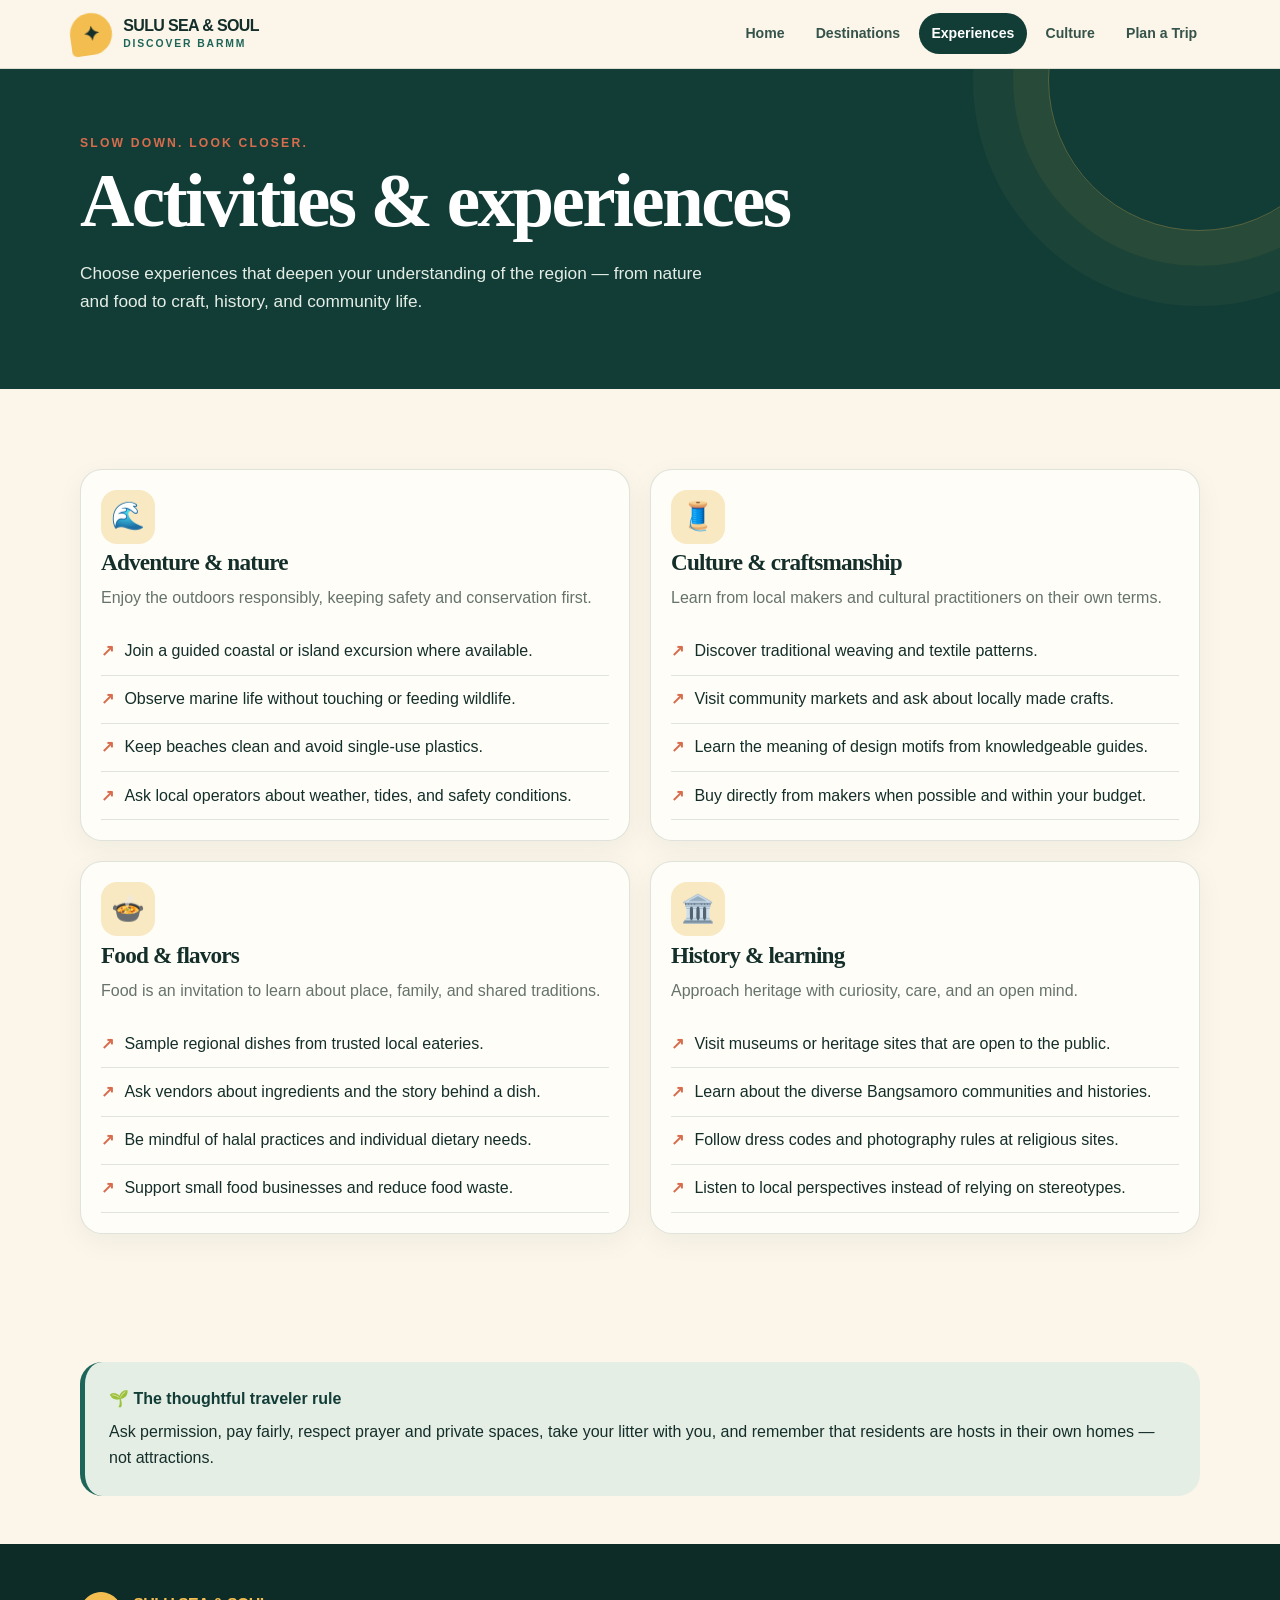
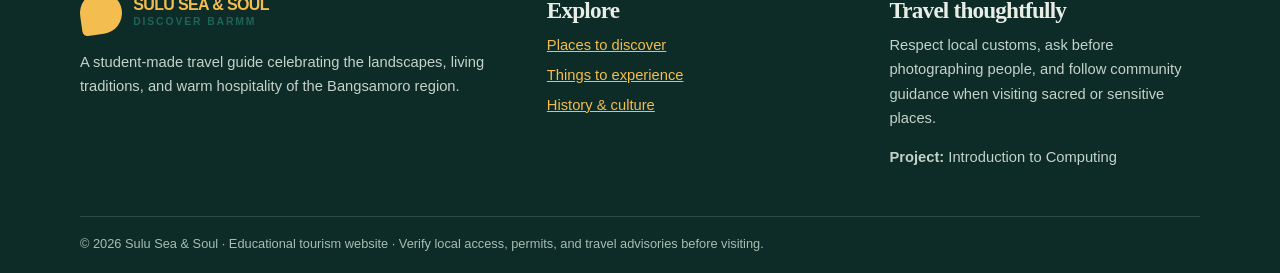
<file: activities.html>
<!DOCTYPE html>
<html lang="en">
<head>
<meta charset="UTF-8">
<meta name="viewport" content="width=device-width, initial-scale=1.0">
<meta name="description" content="Explore destinations, culture, food, and travel ideas in the Bangsamoro Autonomous Region in Muslim Mindanao.">
<title>Activities & Experiences | Sulu Sea & Soul</title>
<link rel="stylesheet" href="style.css">
</head>
<body>
<a class="skip-link" href="#main">Skip to content</a>
<header class="site-header"><div class="nav-wrap">
<a class="brand" href="index.html"><span class="brand-mark">✦</span><span>SULU SEA & SOUL<small>Discover BARMM</small></span></a>
<nav class="nav-links" aria-label="Main navigation"><a href="index.html">Home</a><a href="destinations.html">Destinations</a><a href="activities.html" aria-current="page">Experiences</a><a href="history.html">Culture</a><a href="plan-trip.html">Plan a Trip</a></nav>
</div></header>
<main id="main">

<section class="page-hero"><div class="container"><div class="eyebrow">Slow down. Look closer.</div><h1>Activities & experiences</h1><p>Choose experiences that deepen your understanding of the region — from nature and food to craft, history, and community life.</p></div></section>
<section class="section"><div class="container"><div class="grid-2">
<article class="card"><div class="card-body"><div class="activity-icon">🌊</div><h3>Adventure & nature</h3><p>Enjoy the outdoors responsibly, keeping safety and conservation first.</p><ul class="activity-list"><li>Join a guided coastal or island excursion where available.</li><li>Observe marine life without touching or feeding wildlife.</li><li>Keep beaches clean and avoid single-use plastics.</li><li>Ask local operators about weather, tides, and safety conditions.</li></ul></div></article>
<article class="card"><div class="card-body"><div class="activity-icon">🧵</div><h3>Culture & craftsmanship</h3><p>Learn from local makers and cultural practitioners on their own terms.</p><ul class="activity-list"><li>Discover traditional weaving and textile patterns.</li><li>Visit community markets and ask about locally made crafts.</li><li>Learn the meaning of design motifs from knowledgeable guides.</li><li>Buy directly from makers when possible and within your budget.</li></ul></div></article>
<article class="card"><div class="card-body"><div class="activity-icon">🍲</div><h3>Food & flavors</h3><p>Food is an invitation to learn about place, family, and shared traditions.</p><ul class="activity-list"><li>Sample regional dishes from trusted local eateries.</li><li>Ask vendors about ingredients and the story behind a dish.</li><li>Be mindful of halal practices and individual dietary needs.</li><li>Support small food businesses and reduce food waste.</li></ul></div></article>
<article class="card"><div class="card-body"><div class="activity-icon">🏛️</div><h3>History & learning</h3><p>Approach heritage with curiosity, care, and an open mind.</p><ul class="activity-list"><li>Visit museums or heritage sites that are open to the public.</li><li>Learn about the diverse Bangsamoro communities and histories.</li><li>Follow dress codes and photography rules at religious sites.</li><li>Listen to local perspectives instead of relying on stereotypes.</li></ul></div></article>
</div></div></section>
<section class="section tight"><div class="container"><div class="callout"><strong>🌱 The thoughtful traveler rule</strong><p style="margin:.4rem 0 0">Ask permission, pay fairly, respect prayer and private spaces, take your litter with you, and remember that residents are hosts in their own homes — not attractions.</p></div></div></section>

</main>
<footer class="site-footer"><div class="container footer-grid">
<div><a class="brand" href="index.html"><span class="brand-mark">✦</span><span>SULU SEA & SOUL<small>Discover BARMM</small></span></a><p style="margin-top:1rem">A student-made travel guide celebrating the landscapes, living traditions, and warm hospitality of the Bangsamoro region.</p></div>
<div><h3>Explore</h3><ul><li><a href="destinations.html">Places to discover</a></li><li><a href="activities.html">Things to experience</a></li><li><a href="history.html">History & culture</a></li></ul></div>
<div><h3>Travel thoughtfully</h3><p>Respect local customs, ask before photographing people, and follow community guidance when visiting sacred or sensitive places.</p><p><strong>Project:</strong> Introduction to Computing</p></div>
</div><div class="container copyright">© 2026 Sulu Sea & Soul · Educational tourism website · Verify local access, permits, and travel advisories before visiting.</div></footer>
</body>
</html>
</file>
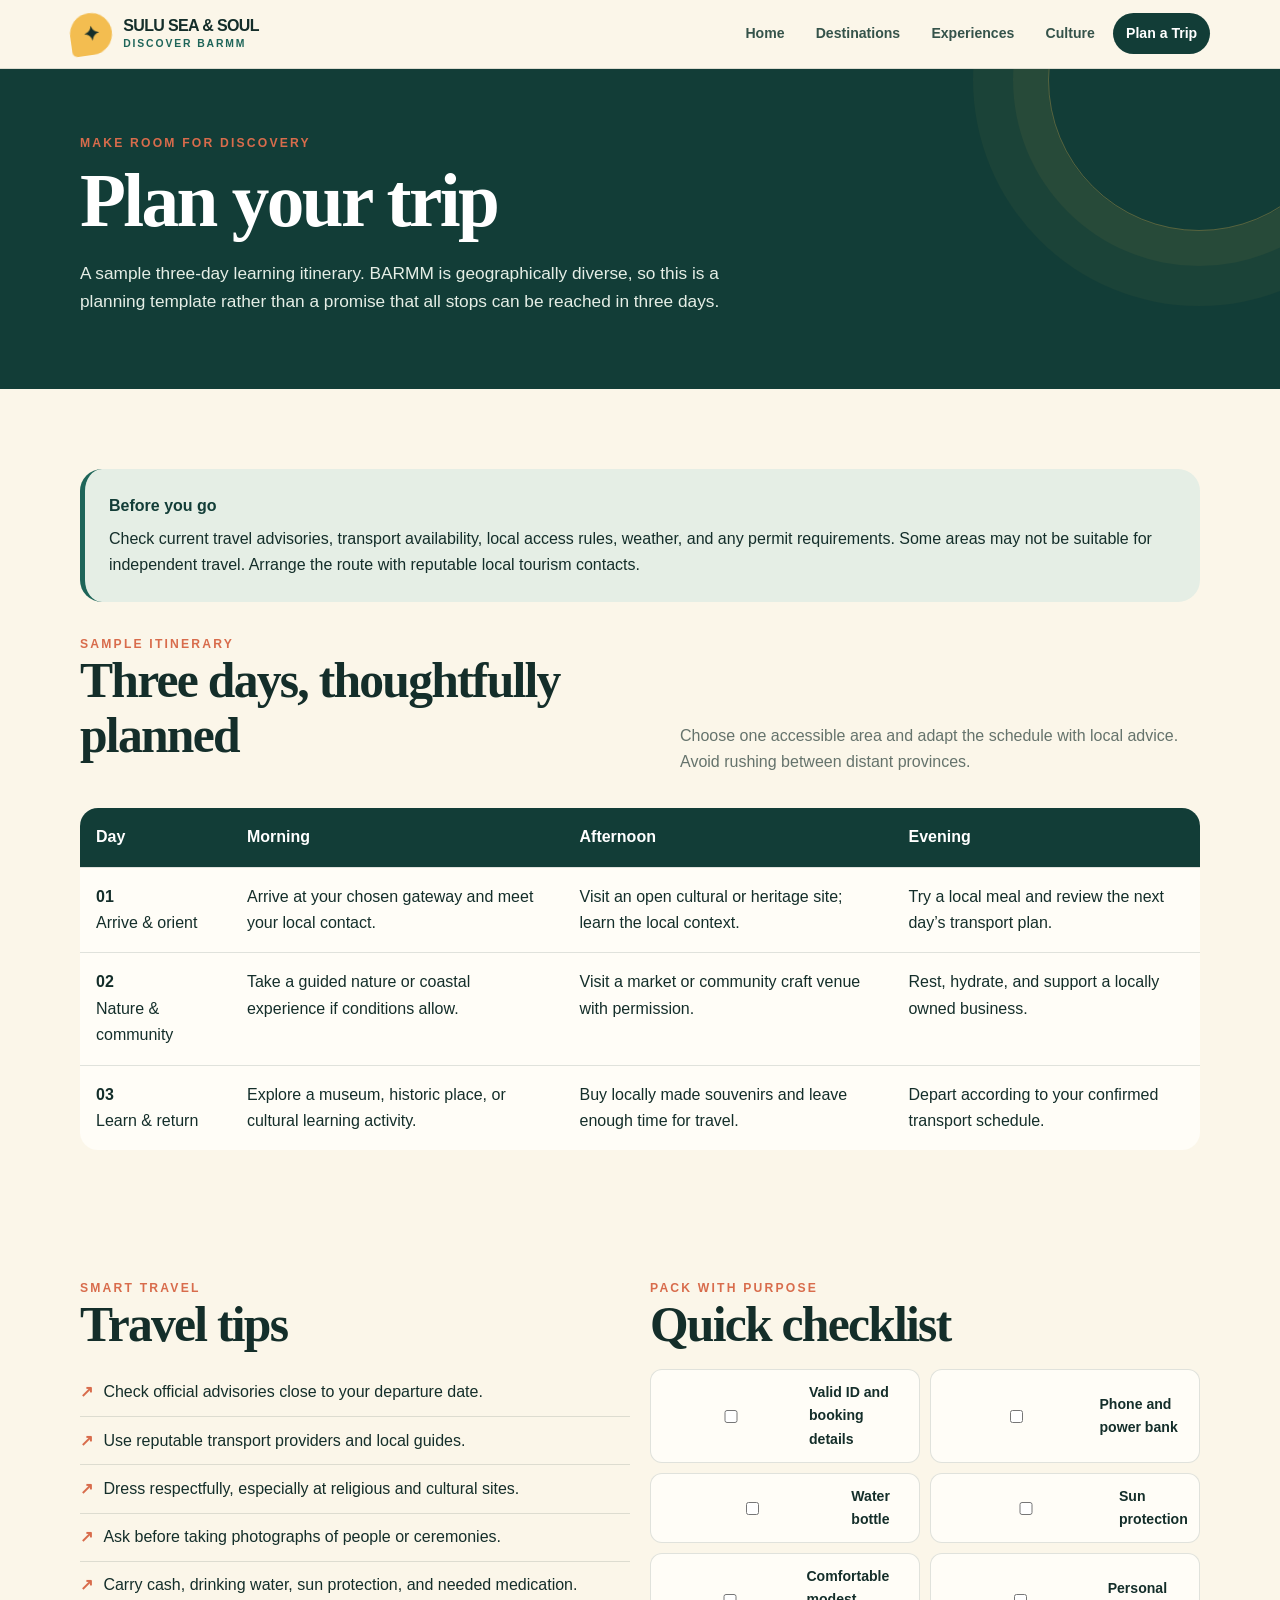
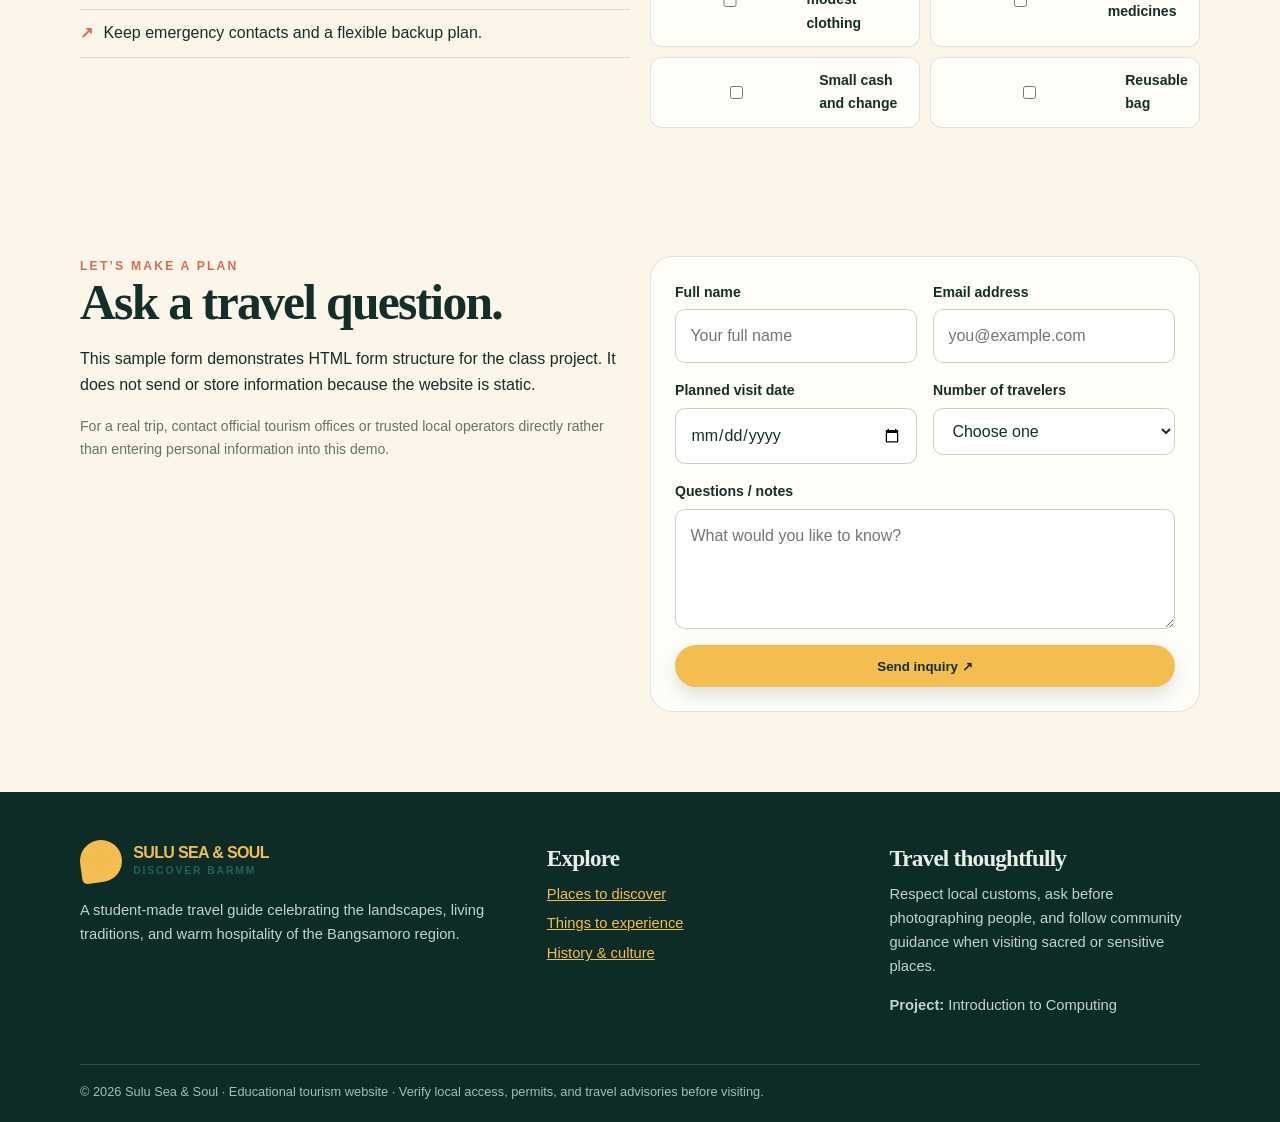
<file: plan-trip.html>
<!DOCTYPE html>
<html lang="en">
<head>
<meta charset="UTF-8">
<meta name="viewport" content="width=device-width, initial-scale=1.0">
<meta name="description" content="Explore destinations, culture, food, and travel ideas in the Bangsamoro Autonomous Region in Muslim Mindanao.">
<title>Plan Your Trip | Sulu Sea & Soul</title>
<link rel="stylesheet" href="style.css">
</head>
<body>
<a class="skip-link" href="#main">Skip to content</a>
<header class="site-header"><div class="nav-wrap">
<a class="brand" href="index.html"><span class="brand-mark">✦</span><span>SULU SEA & SOUL<small>Discover BARMM</small></span></a>
<nav class="nav-links" aria-label="Main navigation"><a href="index.html">Home</a><a href="destinations.html">Destinations</a><a href="activities.html">Experiences</a><a href="history.html">Culture</a><a href="plan-trip.html" aria-current="page">Plan a Trip</a></nav>
</div></header>
<main id="main">

<section class="page-hero"><div class="container"><div class="eyebrow">Make room for discovery</div><h1>Plan your trip</h1><p>A sample three-day learning itinerary. BARMM is geographically diverse, so this is a planning template rather than a promise that all stops can be reached in three days.</p></div></section>
<section class="section"><div class="container">
<div class="callout" style="margin-bottom:2rem"><strong>Before you go</strong><p style="margin:.4rem 0 0">Check current travel advisories, transport availability, local access rules, weather, and any permit requirements. Some areas may not be suitable for independent travel. Arrange the route with reputable local tourism contacts.</p></div>
<div class="section-heading"><div><div class="eyebrow">Sample itinerary</div><h2>Three days, thoughtfully planned</h2></div><p>Choose one accessible area and adapt the schedule with local advice. Avoid rushing between distant provinces.</p></div>
<div style="overflow-x:auto"><table class="itinerary"><thead><tr><th>Day</th><th>Morning</th><th>Afternoon</th><th>Evening</th></tr></thead><tbody>
<tr><td><strong>01</strong><br>Arrive & orient</td><td>Arrive at your chosen gateway and meet your local contact.</td><td>Visit an open cultural or heritage site; learn the local context.</td><td>Try a local meal and review the next day’s transport plan.</td></tr>
<tr><td><strong>02</strong><br>Nature & community</td><td>Take a guided nature or coastal experience if conditions allow.</td><td>Visit a market or community craft venue with permission.</td><td>Rest, hydrate, and support a locally owned business.</td></tr>
<tr><td><strong>03</strong><br>Learn & return</td><td>Explore a museum, historic place, or cultural learning activity.</td><td>Buy locally made souvenirs and leave enough time for travel.</td><td>Depart according to your confirmed transport schedule.</td></tr>
</tbody></table></div>
</div></section>
<section class="section tight"><div class="container grid-2">
<div><div class="eyebrow">Smart travel</div><h2>Travel tips</h2><ul class="activity-list"><li>Check official advisories close to your departure date.</li><li>Use reputable transport providers and local guides.</li><li>Dress respectfully, especially at religious and cultural sites.</li><li>Ask before taking photographs of people or ceremonies.</li><li>Carry cash, drinking water, sun protection, and needed medication.</li><li>Keep emergency contacts and a flexible backup plan.</li></ul></div>
<div><div class="eyebrow">Pack with purpose</div><h2>Quick checklist</h2><div class="checklist">
<label><input type="checkbox"> Valid ID and booking details</label><label><input type="checkbox"> Phone and power bank</label><label><input type="checkbox"> Water bottle</label><label><input type="checkbox"> Sun protection</label><label><input type="checkbox"> Comfortable modest clothing</label><label><input type="checkbox"> Personal medicines</label><label><input type="checkbox"> Small cash and change</label><label><input type="checkbox"> Reusable bag</label>
</div></div>
</div></section>
<section class="section"><div class="container grid-2"><div><div class="eyebrow">Let’s make a plan</div><h2>Ask a travel question.</h2><p>This sample form demonstrates HTML form structure for the class project. It does not send or store information because the website is static.</p><p class="note">For a real trip, contact official tourism offices or trusted local operators directly rather than entering personal information into this demo.</p></div>
<form action="#" method="get" onsubmit="alert('Demo only: this static form does not send your information.'); return false;">
<div class="form-grid">
<div class="field"><label for="fullname">Full name</label><input id="fullname" name="fullname" type="text" placeholder="Your full name" required></div>
<div class="field"><label for="email">Email address</label><input id="email" name="email" type="email" placeholder="you@example.com" required></div>
<div class="field"><label for="visitdate">Planned visit date</label><input id="visitdate" name="visitdate" type="date"></div>
<div class="field"><label for="travelers">Number of travelers</label><select id="travelers" name="travelers"><option value="">Choose one</option><option>1</option><option>2</option><option>3–5</option><option>6 or more</option></select></div>
<div class="field full"><label for="notes">Questions / notes</label><textarea id="notes" name="notes" placeholder="What would you like to know?"></textarea></div>
<div class="field full"><button class="btn" type="submit">Send inquiry ↗</button></div>
</div></form></div></section>

</main>
<footer class="site-footer"><div class="container footer-grid">
<div><a class="brand" href="index.html"><span class="brand-mark">✦</span><span>SULU SEA & SOUL<small>Discover BARMM</small></span></a><p style="margin-top:1rem">A student-made travel guide celebrating the landscapes, living traditions, and warm hospitality of the Bangsamoro region.</p></div>
<div><h3>Explore</h3><ul><li><a href="destinations.html">Places to discover</a></li><li><a href="activities.html">Things to experience</a></li><li><a href="history.html">History & culture</a></li></ul></div>
<div><h3>Travel thoughtfully</h3><p>Respect local customs, ask before photographing people, and follow community guidance when visiting sacred or sensitive places.</p><p><strong>Project:</strong> Introduction to Computing</p></div>
</div><div class="container copyright">© 2026 Sulu Sea & Soul · Educational tourism website · Verify local access, permits, and travel advisories before visiting.</div></footer>
</body>
</html>
</file>
<file: style.css>
/* =========================================================
   SULU SEA & SOUL — BARMM TOURISM WEBSITE
   Shared styles for all five pages
   ========================================================= */
:root {
  --ink: #142e2a;
  --deep: #123d37;
  --teal: #1e6559;
  --gold: #f3bd50;
  --cream: #fbf6e9;
  --paper: #fffdf7;
  --muted: #65736c;
  --coral: #d86c4c;
  --line: rgba(20,46,42,.13);
  --shadow: 0 18px 50px rgba(20,46,42,.12);
}
* { box-sizing: border-box; }
html { scroll-behavior: smooth; }
body { margin: 0; color: var(--ink); background: var(--cream); font-family: "Trebuchet MS", Arial, sans-serif; line-height: 1.65; }
a { color: inherit; }
img { display: block; max-width: 100%; }
.skip-link { position: absolute; left: -9999px; top: 0; background: var(--gold); padding: .7rem; z-index: 20; }
.skip-link:focus { left: 1rem; }
.site-header { position: sticky; top: 0; z-index: 10; background: rgba(251,246,233,.95); backdrop-filter: blur(12px); border-bottom: 1px solid var(--line); }
.nav-wrap { max-width: 1180px; margin: auto; padding: .8rem 1.25rem; display: flex; justify-content: space-between; align-items: center; gap: 1rem; }
.brand { display: flex; align-items: center; gap: .7rem; text-decoration: none; font-weight: 900; letter-spacing: -.04em; line-height: 1.05; }
.brand-mark { width: 42px; height: 42px; border-radius: 50% 50% 50% 12%; background: var(--gold); display: grid; place-items: center; font-size: 1.25rem; transform: rotate(-8deg); }
.brand small { display: block; font-size: .65rem; letter-spacing: .18em; text-transform: uppercase; color: var(--teal); margin-top: .25rem; }
.nav-links { display: flex; flex-wrap: wrap; gap: .35rem; justify-content: flex-end; }
.nav-links a { text-decoration: none; padding: .55rem .8rem; border-radius: 99px; font-size: .88rem; font-weight: 700; color: #35534a; }
.nav-links a:hover, .nav-links a[aria-current="page"] { background: var(--deep); color: white; }
.container { width: min(1120px, calc(100% - 2.5rem)); margin-inline: auto; }
.eyebrow { color: var(--coral); text-transform: uppercase; font-size: .76rem; font-weight: 900; letter-spacing: .18em; }
h1, h2, h3 { font-family: Georgia, "Times New Roman", serif; line-height: 1.1; letter-spacing: -.035em; }
h1 { font-size: clamp(2.8rem, 7vw, 5.7rem); margin: .45rem 0 1rem; }
h2 { font-size: clamp(2rem, 4vw, 3.1rem); margin: 0 0 1rem; }
h3 { font-size: 1.45rem; margin: .4rem 0 .6rem; }
p { margin-top: 0; }
.lead { font-size: 1.15rem; max-width: 650px; color: #f8f2e5; }
.btn { display: inline-flex; align-items: center; justify-content: center; gap: .5rem; padding: .85rem 1.15rem; border-radius: 99px; background: var(--gold); color: var(--ink); text-decoration: none; font-weight: 900; border: 0; cursor: pointer; box-shadow: 0 8px 18px rgba(0,0,0,.12); }
.btn:hover { transform: translateY(-2px); }
.btn.secondary { background: transparent; color: white; border: 1px solid rgba(255,255,255,.55); box-shadow: none; }
.hero { min-height: 620px; display: grid; align-items: end; color: white; background: linear-gradient(90deg, rgba(7,31,29,.84), rgba(7,31,29,.26)), url("https://images.unsplash.com/photo-1500375592092-40eb2168fd21?auto=format&fit=crop&w=2000&q=85") center/cover; }
.hero-content { padding: 5rem 0 5.5rem; }
.hero h1 { max-width: 850px; }
.hero .eyebrow { color: var(--gold); }
.hero-actions { display: flex; flex-wrap: wrap; gap: .75rem; margin-top: 1.6rem; }
.page-hero { background: var(--deep); color: white; padding: 4rem 0 3.5rem; position: relative; overflow: hidden; }
.page-hero::after { content: ""; position: absolute; width: 300px; height: 300px; border: 1px solid rgba(243,189,80,.3); border-radius: 50%; right: -70px; top: -140px; box-shadow: 0 0 0 35px rgba(243,189,80,.05), 0 0 0 75px rgba(243,189,80,.04); }
.page-hero h1 { font-size: clamp(2.6rem, 6vw, 4.7rem); max-width: 800px; }
.page-hero p { max-width: 650px; color: #e5eee6; font-size: 1.08rem; }
.section { padding: 5rem 0; }
.section.tight { padding: 3rem 0; }
.section-heading { display: flex; align-items: end; justify-content: space-between; gap: 1rem; margin-bottom: 1.8rem; }
.section-heading p { max-width: 520px; color: var(--muted); margin-bottom: .25rem; }
.grid-3 { display: grid; grid-template-columns: repeat(3, 1fr); gap: 1.25rem; }
.grid-2 { display: grid; grid-template-columns: repeat(2, 1fr); gap: 1.25rem; }
.card { background: var(--paper); border: 1px solid var(--line); border-radius: 22px; overflow: hidden; box-shadow: 0 8px 28px rgba(20,46,42,.05); }
.card-image { height: 235px; width: 100%; object-fit: cover; }
.card-body { padding: 1.25rem; }
.card-body p { color: var(--muted); }
.tag { display: inline-block; font-size: .72rem; font-weight: 900; letter-spacing: .08em; text-transform: uppercase; color: var(--teal); background: #e3eee4; padding: .32rem .6rem; border-radius: 99px; }
.location { font-size: .9rem; font-weight: 800; color: var(--coral); }
.intro-band { background: var(--gold); padding: 2.5rem; border-radius: 26px; display: grid; grid-template-columns: 1.2fr .8fr; gap: 2rem; align-items: center; }
.intro-band h2 { margin-bottom: .5rem; }
.stat-row { display: grid; grid-template-columns: repeat(3,1fr); gap: .7rem; }
.stat { border-left: 2px solid rgba(20,46,42,.35); padding-left: .9rem; }
.stat strong { display: block; font-family: Georgia,serif; font-size: 1.7rem; }
.stat span { font-size: .82rem; }
.callout { background: #e5eee5; border-radius: 22px; padding: 1.5rem; border-left: 5px solid var(--teal); }
.callout strong { color: var(--deep); }
.activity-icon { font-size: 1.7rem; width: 54px; height: 54px; display: grid; place-items: center; background: #f9e9c3; border-radius: 16px; }
.activity-list { list-style: none; margin: 0; padding: 0; }
.activity-list li { padding: .65rem 0; border-bottom: 1px solid var(--line); }
.activity-list li::before { content: "↗"; color: var(--coral); font-weight: 900; margin-right: .65rem; }
.timeline { border-left: 2px solid var(--gold); margin: 1.5rem 0 0 .7rem; padding-left: 1.5rem; }
.timeline article { position: relative; margin-bottom: 1.7rem; }
.timeline article::before { content: ""; position: absolute; left: -1.95rem; top: .25rem; width: 12px; height: 12px; border-radius: 50%; background: var(--coral); border: 3px solid var(--cream); }
.timeline .era { color: var(--coral); font-size: .76rem; letter-spacing: .12em; text-transform: uppercase; font-weight: 900; }
.itinerary { width: 100%; border-collapse: collapse; background: var(--paper); border-radius: 18px; overflow: hidden; }
.itinerary th, .itinerary td { padding: 1rem; text-align: left; border-bottom: 1px solid var(--line); vertical-align: top; }
.itinerary th { background: var(--deep); color: white; }
.itinerary tr:last-child td { border-bottom: 0; }
.checklist { display: grid; grid-template-columns: repeat(2,1fr); gap: .6rem; }
.checklist label { display: flex; gap: .6rem; align-items: center; padding: .7rem; background: var(--paper); border: 1px solid var(--line); border-radius: 12px; }
form { background: var(--paper); border: 1px solid var(--line); border-radius: 22px; padding: 1.5rem; }
.form-grid { display: grid; grid-template-columns: repeat(2,1fr); gap: 1rem; }
.field { display: flex; flex-direction: column; gap: .35rem; }
.field.full { grid-column: 1 / -1; }
label { font-size: .88rem; font-weight: 800; }
input, textarea, select { font: inherit; padding: .8rem .9rem; border-radius: 10px; border: 1px solid #c8d2c8; background: white; color: var(--ink); width: 100%; }
textarea { min-height: 120px; resize: vertical; }
input:focus, textarea:focus, select:focus { outline: 3px solid rgba(243,189,80,.55); border-color: var(--teal); }
.site-footer { background: #0d2b27; color: #e8eee6; padding: 3rem 0 1.2rem; }
.footer-grid { display: grid; grid-template-columns: 1.4fr 1fr 1fr; gap: 2rem; }
.site-footer a { color: var(--gold); }
.site-footer p, .site-footer li { color: #c4d3ca; font-size: .92rem; }
.site-footer ul { list-style: none; padding: 0; margin: 0; }
.site-footer li { margin: .35rem 0; }
.copyright { border-top: 1px solid rgba(255,255,255,.15); margin-top: 2rem; padding-top: 1rem; color: #a9bdb2; font-size: .8rem; }
.note { color: var(--muted); font-size: .88rem; }
@media (max-width: 760px) {
  .nav-wrap { align-items: flex-start; flex-direction: column; }
  .nav-links { justify-content: flex-start; }
  .nav-links a { padding: .45rem .6rem; font-size: .8rem; }
  .hero { min-height: 560px; }
  .hero-content { padding: 4rem 0; }
  .grid-3, .grid-2, .intro-band, .footer-grid { grid-template-columns: 1fr; }
  .section-heading { display: block; }
  .stat-row { margin-top: 1.5rem; }
  .form-grid, .checklist { grid-template-columns: 1fr; }
  .itinerary { font-size: .88rem; }
  .itinerary th, .itinerary td { padding: .7rem; }
}
</file>
